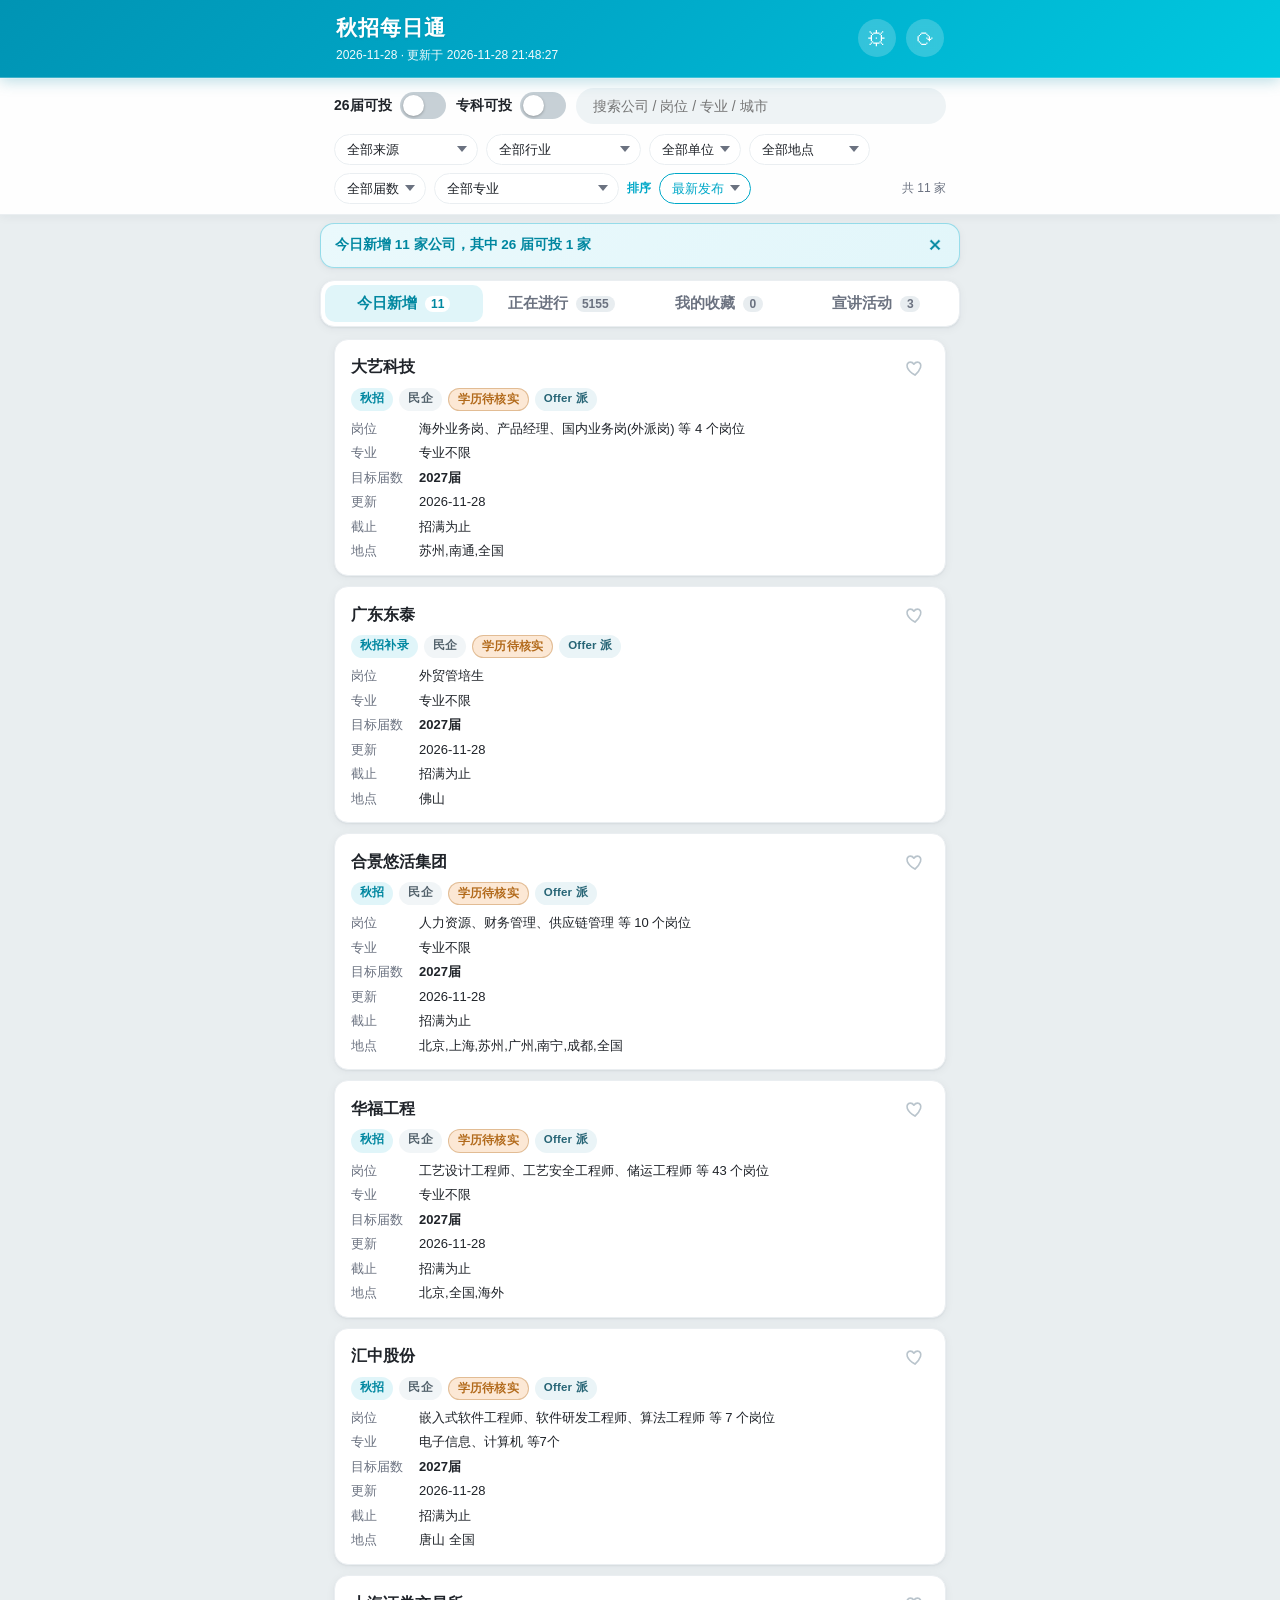
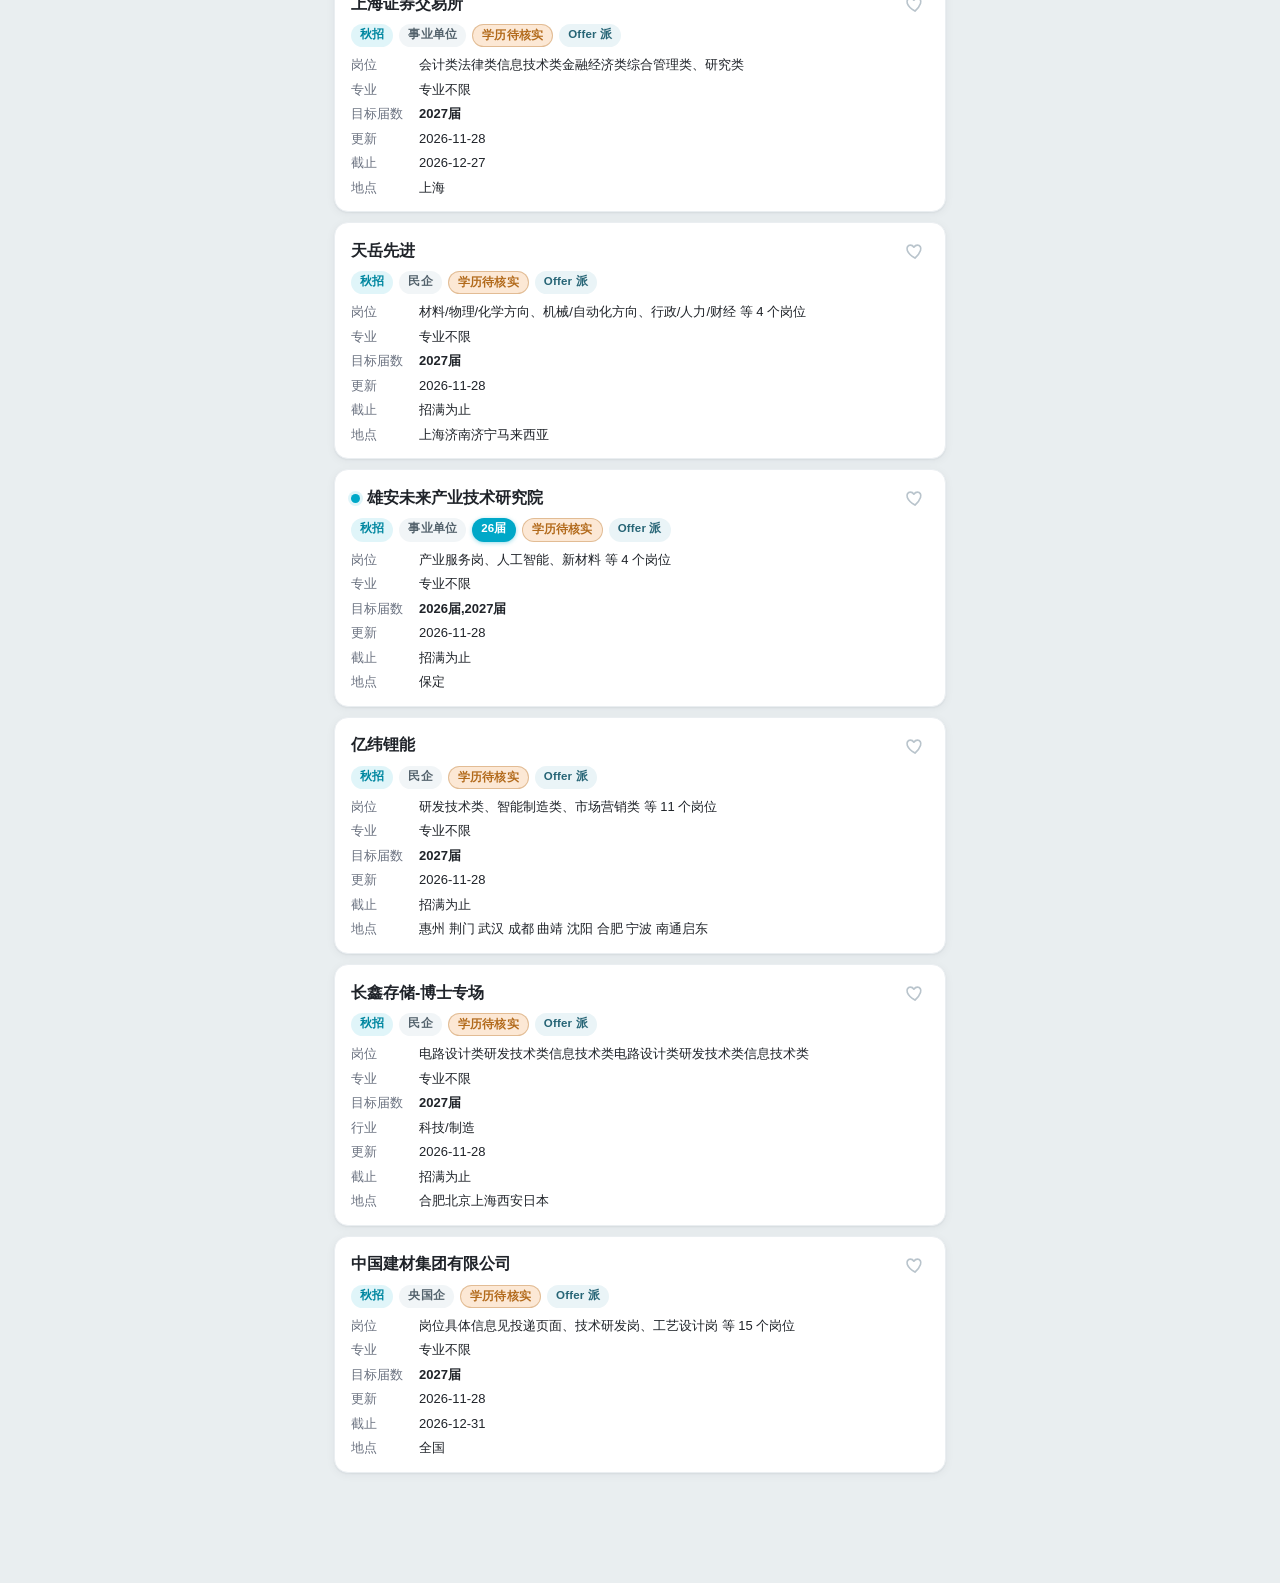
<file: docs/index.html>
﻿<!DOCTYPE html>
<html lang="zh-CN">
<head>
<meta charset="UTF-8">
<meta name="viewport" content="width=device-width, initial-scale=1, viewport-fit=cover">
<meta name="theme-color" content="#00A8C8">
<meta name="apple-mobile-web-app-capable" content="yes">
<meta name="apple-mobile-web-app-status-bar-style" content="default">
<meta name="description" content="秋招每日通：每日汇总秋招今日新增与近期校招信息，支持 26 届与专科可投筛选。">
<title>秋招每日通</title>
<link rel="manifest" href="manifest.json">
<link rel="apple-touch-icon" href="icons/icon-192.png">
<link rel="stylesheet" href="css/style.css?v=5">
</head>
<body>

<!-- ========== 顶部标题栏 ========== -->
<header class="appbar">
  <div class="appbar-inner">
    <div class="appbar-title">
      <h1>秋招每日通</h1>
      <div class="appbar-date" id="todayLabel">--</div>
      
    </div>
    <div style="display:flex;align-items:center;gap:10px;">
      <button class="icon-btn" id="settingsBtn" title="设置服务器地址" aria-label="设置">⚙</button>
      <button class="icon-btn" id="refreshBtn" title="手动刷新数据" aria-label="刷新">⟳</button>
    </div>
  </div>
</header>

<!-- ========== 筛选栏 ========== -->
<div class="filter-bar">
  <div class="filter-row">
    <div class="switch-wrap">
      <span class="switch-label">26届可投</span>
      <label class="switch">
        <input type="checkbox" id="switch26">
        <span class="slider"></span>
      </label>
    </div>
    <div class="switch-wrap">
      <span class="switch-label">专科可投</span>
      <label class="switch">
        <input type="checkbox" id="switchCollege">
        <span class="slider"></span>
      </label>
    </div>
    <div class="search-wrap">
      <input type="search" id="searchInput" placeholder="搜索公司 / 岗位 / 专业 / 城市" autocomplete="off">
    </div>
  </div>
  <div class="filter-row2">
    <select id="sourceSelect" class="filter-select" aria-label="信息来源">
      <option value="">全部来源</option>
      <option value="youoffer">Offer 派</option>
      <option value="hahazhao">今日校招</option>
      <option value="hebut">河北工大就业中心</option>
      <option value="tencent">腾讯校招官网</option>
    </select>
    <select id="industrySelect" class="filter-select">
      <option value="">全部行业</option>
    </select>
    <select id="typeSelect" class="filter-select">
      <option value="">全部单位</option>
    </select>
    <select id="locSelect" class="filter-select">
      <option value="">全部地点</option>
    </select>
    <select id="yearSelect" class="filter-select">
      <option value="">全部届数</option>
    </select>
    <select id="majorSelect" class="filter-select">
      <option value="">全部专业</option>
    </select>
    <span class="sort-label">排序</span>
    <select id="sortSelect" class="filter-select sort-select">
      <option value="post_desc">最新发布</option>
      <option value="post_asc">最早发布</option>
      <option value="deadline">截止最近</option>
      <option value="name">公司名</option>
    </select>
    <span class="filter-tip" id="filterTip"></span>
  </div>
</div>

<!-- ========== 今日新增通知横幅 ========== -->
<div class="notice-banner" id="noticeBanner" hidden>
  <span id="noticeText"></span>
  <button class="notice-close" id="noticeClose" aria-label="关闭">✕</button>
</div>

<!-- ========== Tab ========== -->
<nav class="tabs">
  <button class="tab active" data-tab="today_new">今日新增 <span class="tab-count" id="countToday">0</span></button>
  <button class="tab" data-tab="ongoing">正在进行 <span class="tab-count" id="countOngoing">0</span></button>
  <button class="tab" data-tab="favorites">我的收藏 <span class="tab-count" id="countFav">0</span></button>
  <button class="tab" data-tab="events">宣讲活动 <span class="tab-count" id="countEvents">0</span></button>
</nav>

<!-- ========== 列表 ========== -->
<main class="list-view" id="listView">
  <div class="loading" id="loading">
    <div class="skeleton"><div class="sk-line w100"></div><div class="sk-line w60"></div><div class="sk-line w80"></div></div>
    <div class="skeleton"><div class="sk-line w100"></div><div class="sk-line w60"></div><div class="sk-line w80"></div></div>
    <div class="skeleton"><div class="sk-line w100"></div><div class="sk-line w60"></div><div class="sk-line w80"></div></div>
  </div>
  <div class="empty" id="empty" hidden>暂无符合条件的公司</div>
  <div id="cardList"></div>
</main>

<!-- ========== 详情页 ========== -->
<section class="detail-view" id="detailView" hidden>
  <div class="detail-top">
    <button class="icon-btn" id="backBtn" aria-label="返回">‹</button>
    <span class="detail-title">公司详情</span>
    <div class="detail-actions" id="detailActions"></div>
  </div>
  <div class="detail-body" id="detailBody"></div>
</section>

<div class="toast" id="toast" hidden></div>

<!-- ========== 设置：服务器地址（脱离电脑版） ========== -->
<div class="modal" id="settingsModal" hidden>
  <div class="modal-card">
    <div class="modal-head">
      <span class="modal-title">设置</span>
      <button class="modal-close" id="settingsClose" aria-label="关闭">✕</button>
    </div>
    <div class="modal-body">
      <label class="modal-label">服务器地址（云端后端）</label>
      <input class="modal-input" id="settingsInput" type="url" placeholder="http://服务器IP:8080" autocomplete="off">
      <div class="modal-status" id="settingsStatus">当前：--</div>
      <div class="modal-hint">手机 App 的数据与「刷新」都从这里获取。<br>留空 = 使用当前页面来源（网页版免设置）。</div>
    </div>
    <div class="modal-foot">
      <button class="btn-link secondary" id="settingsClear">清空</button>
      <button class="btn-link" id="settingsSave">保存</button>
    </div>
  </div>
</div>

<script src="js/app.js?v=13"></script>
</body>
</html>
</file>
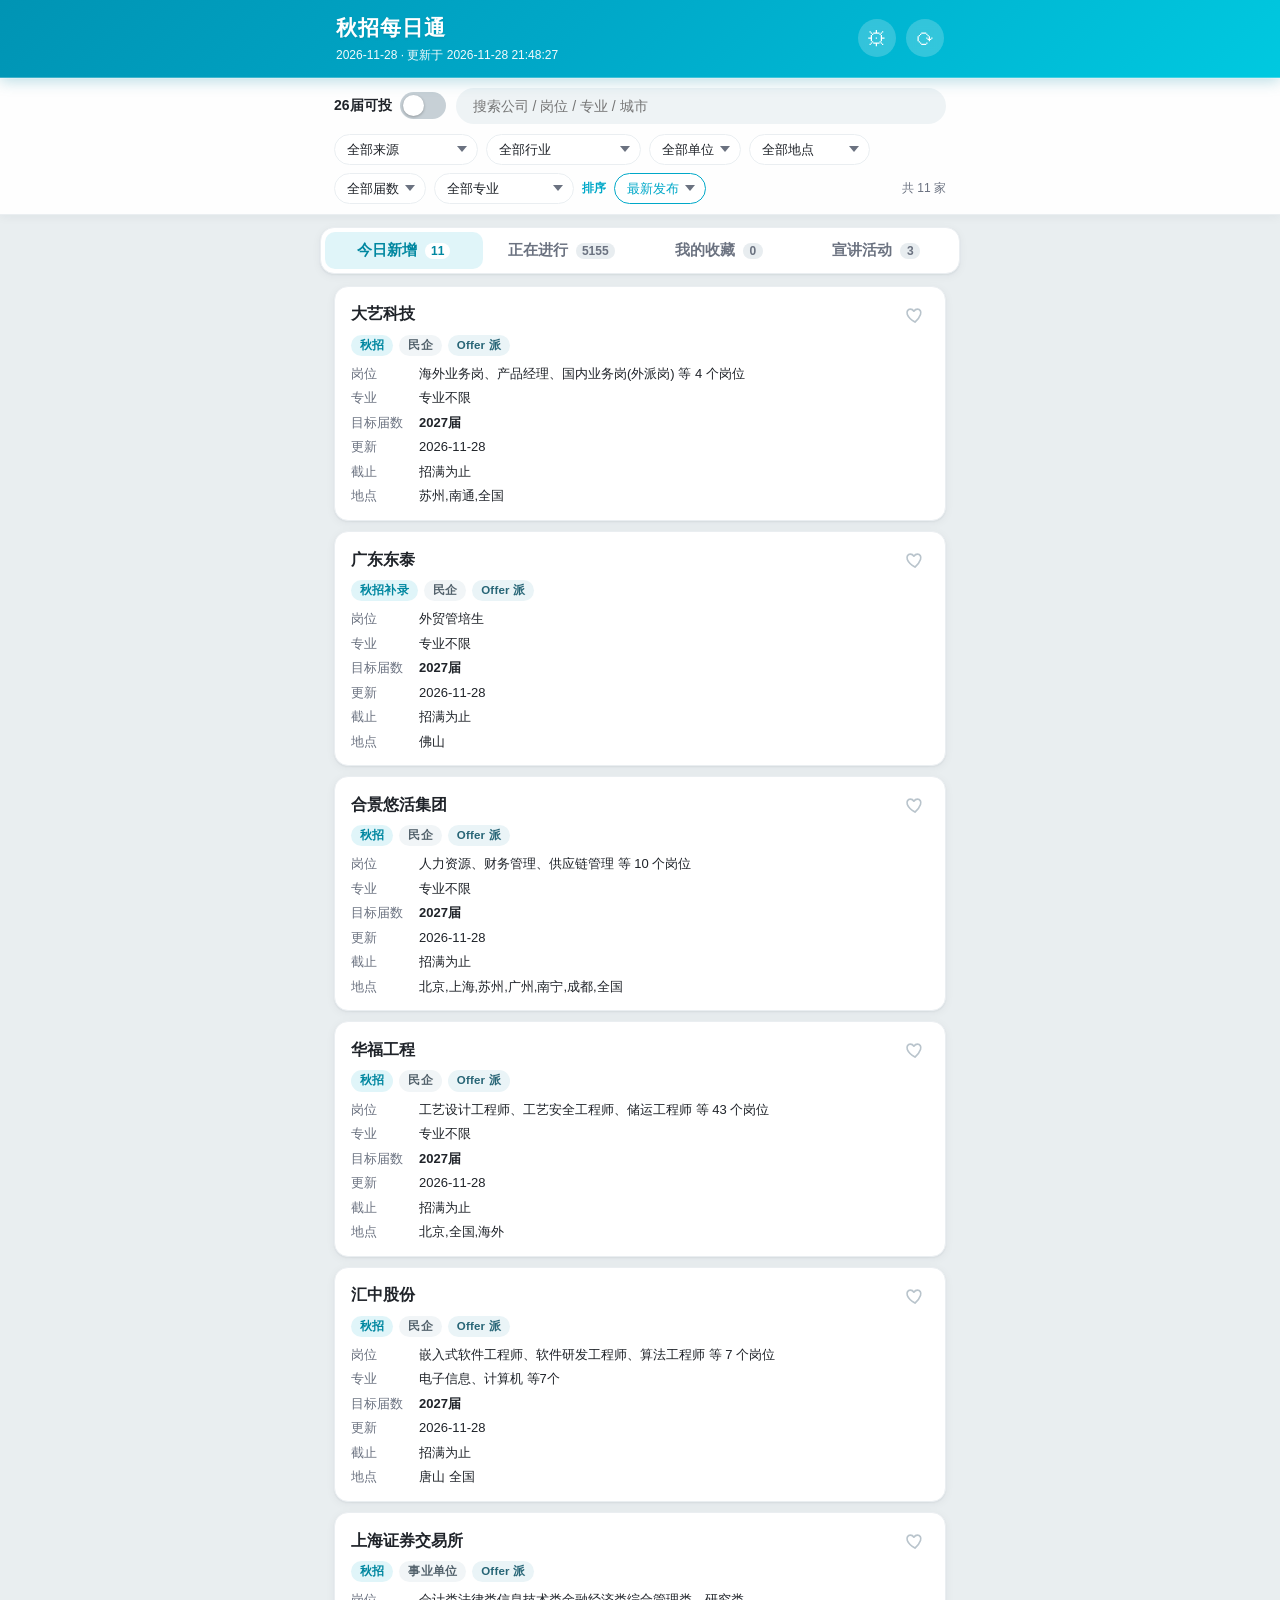
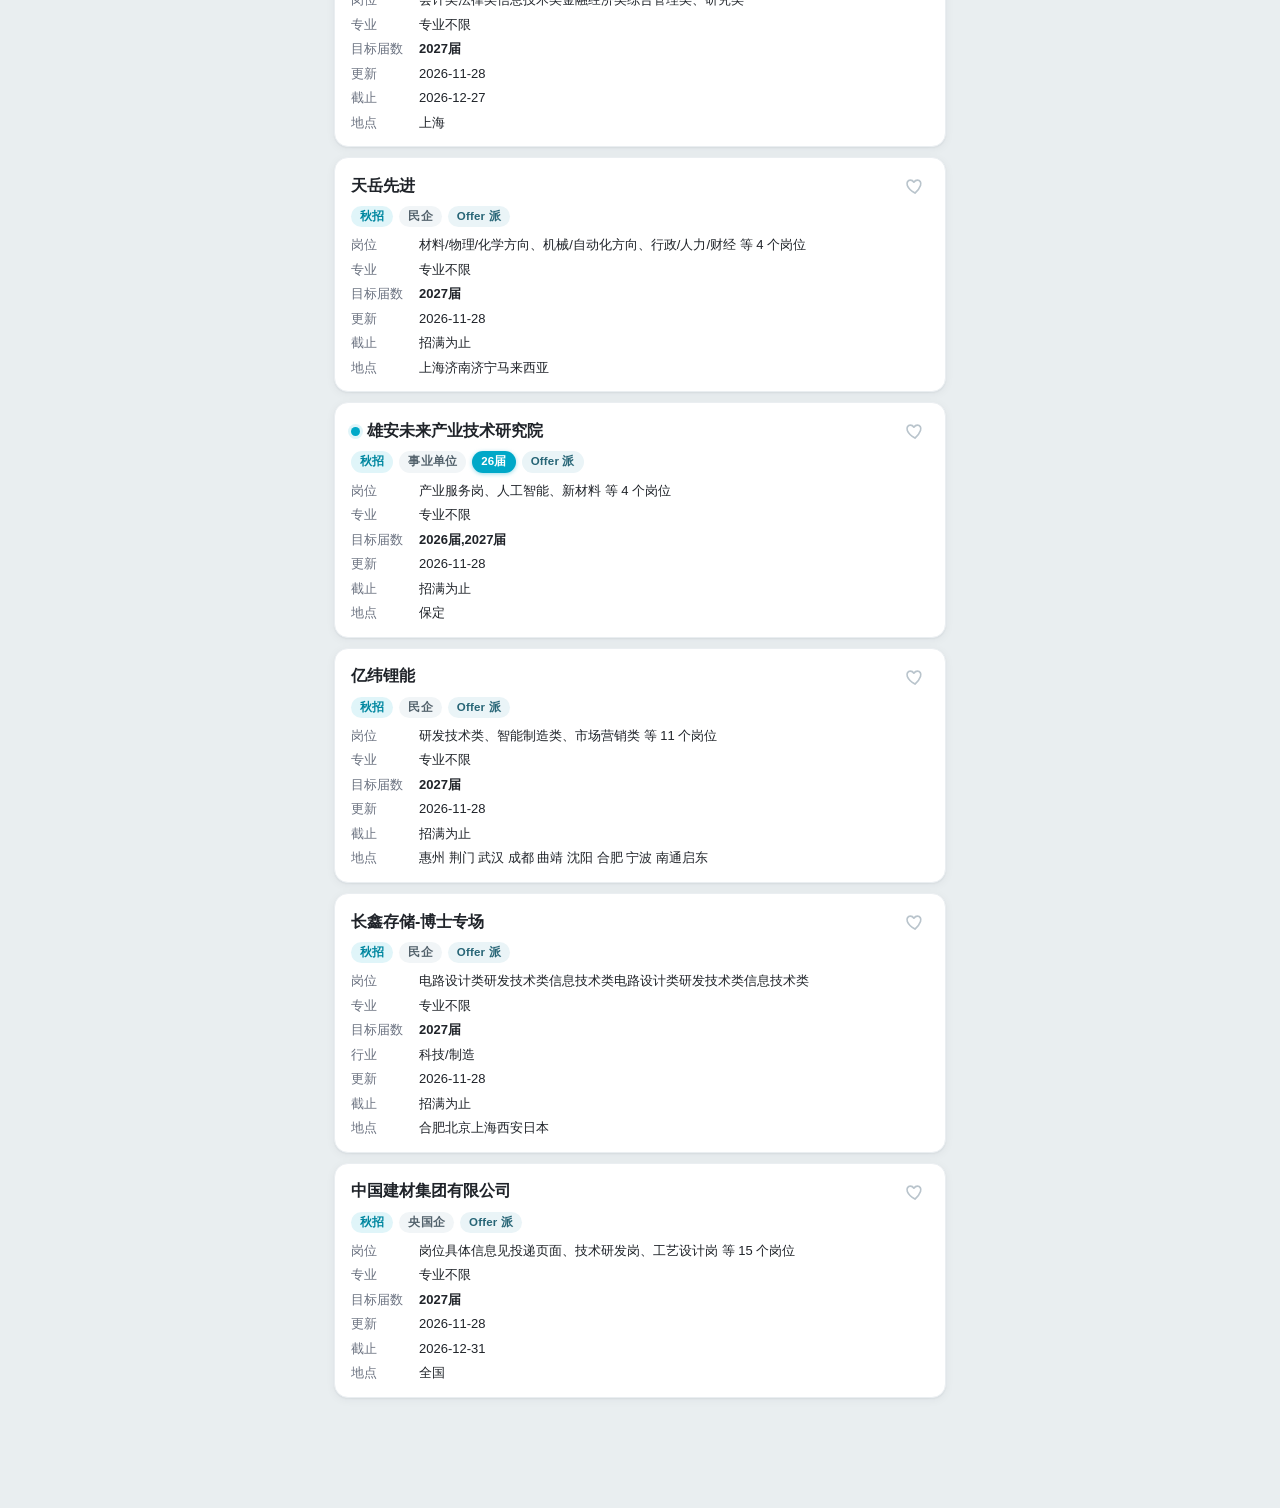
<file: docs/classic/index.html>
﻿<!DOCTYPE html>
<html lang="zh-CN">
<head>
<meta charset="UTF-8">
<meta name="viewport" content="width=device-width, initial-scale=1, viewport-fit=cover">
<meta name="theme-color" content="#00A8C8">
<meta name="apple-mobile-web-app-capable" content="yes">
<meta name="apple-mobile-web-app-status-bar-style" content="default">
<meta name="description" content="秋招每日通：每日汇总秋招今日新增与进行中的校招信息，支持 26 届可投筛选。">
<title>秋招每日通 · 经典版</title>
<link rel="manifest" href="manifest.json">
<link rel="apple-touch-icon" href="../icons/icon-192.png">
<link rel="stylesheet" href="css/style.css?v=3">
</head>
<body>

<!-- ========== 顶部标题栏 ========== -->
<header class="appbar">
  <div class="appbar-inner">
    <div class="appbar-title">
      <h1>秋招每日通</h1>
      <div class="appbar-date" id="todayLabel">--</div>
      
    </div>
    <div style="display:flex;align-items:center;gap:10px;">
      <button class="icon-btn" id="settingsBtn" title="设置服务器地址" aria-label="设置">⚙</button>
      <button class="icon-btn" id="refreshBtn" title="手动刷新数据" aria-label="刷新">⟳</button>
    </div>
  </div>
</header>

<!-- ========== 筛选栏 ========== -->
<div class="filter-bar">
  <div class="filter-row">
    <div class="switch-wrap">
      <span class="switch-label">26届可投</span>
      <label class="switch">
        <input type="checkbox" id="switch26">
        <span class="slider"></span>
      </label>
    </div>
    <div class="search-wrap">
      <input type="search" id="searchInput" placeholder="搜索公司 / 岗位 / 专业 / 城市" autocomplete="off">
    </div>
  </div>
  <div class="filter-row2">
    <select id="sourceSelect" class="filter-select" aria-label="信息来源">
      <option value="">全部来源</option>
      <option value="youoffer">Offer 派</option>
      <option value="hahazhao">今日校招</option>
      <option value="hebut">河北工大就业中心</option>
      <option value="tencent">腾讯校招官网</option>
    </select>
    <select id="industrySelect" class="filter-select">
      <option value="">全部行业</option>
    </select>
    <select id="typeSelect" class="filter-select">
      <option value="">全部单位</option>
    </select>
    <select id="locSelect" class="filter-select">
      <option value="">全部地点</option>
    </select>
    <select id="yearSelect" class="filter-select">
      <option value="">全部届数</option>
    </select>
    <select id="majorSelect" class="filter-select">
      <option value="">全部专业</option>
    </select>
    <span class="sort-label">排序</span>
    <select id="sortSelect" class="filter-select sort-select">
      <option value="post_desc">最新发布</option>
      <option value="post_asc">最早发布</option>
      <option value="deadline">截止最近</option>
      <option value="name">公司名</option>
    </select>
    <span class="filter-tip" id="filterTip"></span>
  </div>
</div>

<!-- ========== 今日新增通知横幅 ========== -->
<div class="notice-banner" id="noticeBanner" hidden>
  <span id="noticeText"></span>
  <button class="notice-close" id="noticeClose" aria-label="关闭">✕</button>
</div>

<!-- ========== Tab ========== -->
<nav class="tabs">
  <button class="tab active" data-tab="today_new">今日新增 <span class="tab-count" id="countToday">0</span></button>
  <button class="tab" data-tab="ongoing">正在进行 <span class="tab-count" id="countOngoing">0</span></button>
  <button class="tab" data-tab="favorites">我的收藏 <span class="tab-count" id="countFav">0</span></button>
  <button class="tab" data-tab="events">宣讲活动 <span class="tab-count" id="countEvents">0</span></button>
</nav>

<!-- ========== 列表 ========== -->
<main class="list-view" id="listView">
  <div class="loading" id="loading">
    <div class="skeleton"><div class="sk-line w100"></div><div class="sk-line w60"></div><div class="sk-line w80"></div></div>
    <div class="skeleton"><div class="sk-line w100"></div><div class="sk-line w60"></div><div class="sk-line w80"></div></div>
    <div class="skeleton"><div class="sk-line w100"></div><div class="sk-line w60"></div><div class="sk-line w80"></div></div>
  </div>
  <div class="empty" id="empty" hidden>暂无符合条件的公司</div>
  <div id="cardList"></div>
</main>

<!-- ========== 详情页 ========== -->
<section class="detail-view" id="detailView" hidden>
  <div class="detail-top">
    <button class="icon-btn" id="backBtn" aria-label="返回">‹</button>
    <span class="detail-title">公司详情</span>
    <div class="detail-actions" id="detailActions"></div>
  </div>
  <div class="detail-body" id="detailBody"></div>
</section>

<div class="toast" id="toast" hidden></div>

<!-- ========== 设置：服务器地址（脱离电脑版） ========== -->
<div class="modal" id="settingsModal" hidden>
  <div class="modal-card">
    <div class="modal-head">
      <span class="modal-title">设置</span>
      <button class="modal-close" id="settingsClose" aria-label="关闭">✕</button>
    </div>
    <div class="modal-body">
      <label class="modal-label">服务器地址（云端后端）</label>
      <input class="modal-input" id="settingsInput" type="url" placeholder="http://服务器IP:8080" autocomplete="off">
      <div class="modal-status" id="settingsStatus">当前：--</div>
      <div class="modal-hint">手机 App 的数据与「刷新」都从这里获取。<br>留空 = 使用当前页面来源（网页版免设置）。</div>
    </div>
    <div class="modal-foot">
      <button class="btn-link secondary" id="settingsClear">清空</button>
      <button class="btn-link" id="settingsSave">保存</button>
    </div>
  </div>
</div>

<script src="js/app.js?v=10"></script>
</body>
</html>
</file>
<file: docs/css/style.css>
﻿/* ===== 秋招每日通 样式 v2 ===== */
:root {
  --brand: #00A8C8;          /* 主青蓝色 */
  --brand-deep: #0087A0;
  --brand-grad: linear-gradient(135deg, #00A8C8 0%, #00D0E6 100%);
  --brand-soft: rgba(0, 168, 200, 0.12);
  --bg: #F2F6F8;             /* 页面浅灰蓝 */
  --card: #FFFFFF;
  --text: #1F2329;
  --text-2: #6B7280;
  --line: #EAEEF1;
  --danger: #E5484D;
  --radius: 14px;
  --shadow-card: 0 1px 2px rgba(16, 42, 67, .06), 0 2px 10px rgba(16, 42, 67, .05);
  --shadow-lift: 0 6px 20px rgba(16, 42, 67, .12);
}

* { box-sizing: border-box; margin: 0; padding: 0; -webkit-tap-highlight-color: transparent; }

html, body { height: 100%; }
body {
  font-family: -apple-system, BlinkMacSystemFont, "PingFang SC", "Microsoft YaHei", "Segoe UI", Roboto, sans-serif;
  background:
    radial-gradient(1200px 500px at 100% -10%, rgba(0,168,200,.08), transparent 60%),
    var(--bg);
  color: var(--text);
  font-size: 15px;
  line-height: 1.5;
  overscroll-behavior-y: none;
}

/* ===== 顶部标题栏 ===== */
.appbar {
  position: sticky;
  top: 0;
  z-index: 20;
  background: linear-gradient(135deg, #0094B4 0%, #00A8C8 45%, #00C9E0 100%);
  color: #fff;
  padding: env(safe-area-inset-top) 0 0;
  box-shadow: 0 3px 14px rgba(0, 132, 160, .28);
}
.appbar::after {
  content: ""; position: absolute; left: 0; right: 0; bottom: -1px; height: 2px;
  background: rgba(255,255,255,.25);
}
.appbar-inner {
  max-width: 640px;
  margin: 0 auto;
  display: flex;
  align-items: center;
  justify-content: space-between;
  padding: 12px 16px 14px;
}
.appbar-title h1 {
  font-size: 21px;
  font-weight: 800;
  letter-spacing: 1px;
  text-shadow: 0 1px 2px rgba(0,90,110,.25);
}
.appbar-date { font-size: 12px; opacity: .95; margin-top: 2px; }

.icon-btn {
  border: none;
  background: rgba(255,255,255,.2);
  color: #fff;
  width: 38px;
  height: 38px;
  border-radius: 50%;
  font-size: 20px;
  line-height: 1;
  cursor: pointer;
  display: inline-flex;
  align-items: center;
  justify-content: center;
  backdrop-filter: blur(4px);
  transition: background .15s, transform .1s;
}
.icon-btn:active { background: rgba(255,255,255,.36); transform: scale(.92); }
.icon-btn.spin { animation: spin .8s linear; }
@keyframes spin { to { transform: rotate(360deg); } }

/* ===== 筛选栏 ===== */
.filter-bar {
  background: rgba(255,255,255,.92);
  backdrop-filter: blur(10px);
  -webkit-backdrop-filter: blur(10px);
  border-bottom: 1px solid var(--line);
  position: sticky;
  top: 0;
  z-index: 15;
  box-shadow: 0 2px 10px rgba(16,42,67,.05);
}
.filter-row {
  max-width: 640px;
  margin: 0 auto;
  display: flex;
  align-items: center;
  gap: 10px;
  padding: 10px 14px 6px;
}
.switch-wrap { display: flex; align-items: center; gap: 8px; flex-shrink: 0; }
.switch-label { font-size: 14px; font-weight: 600; color: var(--text); }

/* Material 风格开关 */
.switch { position: relative; display: inline-block; width: 46px; height: 27px; flex-shrink: 0; }
.switch input { opacity: 0; width: 0; height: 0; }
.slider {
  position: absolute; inset: 0;
  background: #C7D0D6;
  border-radius: 27px;
  transition: background .2s;
  cursor: pointer;
}
.slider::before {
  content: ""; position: absolute; height: 21px; width: 21px; left: 3px; top: 3px;
  background: #fff; border-radius: 50%; transition: transform .2s;
  box-shadow: 0 1px 3px rgba(0,0,0,.28);
}
.switch input:checked + .slider { background: var(--brand); }
.switch input:checked + .slider::before { transform: translateX(19px); }

.search-wrap { flex: 1; }
.search-wrap input {
  width: 100%;
  border: 1px solid transparent;
  border-radius: 22px;
  background: #EEF3F5;
  padding: 9px 16px;
  font-size: 14px;
  outline: none;
  transition: border-color .15s, background .15s, box-shadow .15s;
}
.search-wrap input:focus {
  border-color: var(--brand);
  background: #fff;
  box-shadow: 0 0 0 3px var(--brand-soft);
}

.filter-row2 {
  max-width: 640px;
  margin: 0 auto;
  display: flex;
  flex-wrap: wrap;
  align-items: center;
  gap: 8px;
  padding: 4px 14px 10px;
}
.filter-select {
  border: 1px solid var(--line);
  background: #fff;
  border-radius: 18px;
  padding: 7px 12px;
  font-size: 13px;
  color: var(--text);
  outline: none;
  max-width: 46%;
  appearance: none;
  -webkit-appearance: none;
  background-image: url("data:image/svg+xml;charset=utf-8,%3Csvg xmlns='http://www.w3.org/2000/svg' width='10' height='6' viewBox='0 0 10 6'%3E%3Cpath fill='%236B7280' d='M0 0l5 6 5-6z'/%3E%3C/svg%3E");
  background-repeat: no-repeat;
  background-position: right 10px center;
  padding-right: 26px;
  transition: border-color .15s, box-shadow .15s;
}
.filter-select:focus { border-color: var(--brand); box-shadow: 0 0 0 3px var(--brand-soft); }
.filter-tip { font-size: 12px; color: var(--text-2); flex: 1; text-align: right; min-width: 80px; }
.sort-label { font-size: 12px; color: var(--brand); font-weight: 600; white-space: nowrap; }
.sort-select { border-color: var(--brand); color: var(--brand); font-weight: 500; }

/* ===== 通知横幅 ===== */
.notice-banner {
  max-width: 640px;
  margin: 8px auto 0;
  display: flex;
  align-items: center;
  justify-content: space-between;
  gap: 8px;
  background: linear-gradient(135deg, #EAF9FC, #E2F6FA);
  border: 1px solid rgba(0,168,200,.35);
  color: var(--brand-deep);
  border-radius: var(--radius);
  padding: 11px 14px;
  font-size: 13.5px;
  font-weight: 600;
  box-shadow: var(--shadow-card);
  animation: fadeIn .3s ease;
}
.notice-close { border: none; background: none; color: var(--brand-deep); font-size: 15px; cursor: pointer; padding: 2px; }

/* ===== Tab（分段胶囊） ===== */
.tabs {
  max-width: 640px;
  margin: 12px auto 0;
  display: flex;
  background: var(--card);
  border-radius: 14px;
  border: 1px solid var(--line);
  padding: 4px;
  box-shadow: var(--shadow-card);
}
.tab {
  flex: 1;
  border: none;
  background: transparent;
  padding: 9px 0;
  font-size: 14.5px;
  font-weight: 600;
  color: var(--text-2);
  cursor: pointer;
  border-radius: 10px;
  transition: color .18s, background .18s;
}
.tab.active {
  color: var(--brand-deep);
  background: var(--brand-soft);
}
.tab-count {
  display: inline-block;
  min-width: 20px;
  padding: 1px 6px;
  margin-left: 4px;
  background: #E8EDF0;
  color: var(--text-2);
  border-radius: 10px;
  font-size: 12px;
  font-weight: 600;
}
.tab.active .tab-count { background: #fff; color: var(--brand-deep); }

/* ===== 列表 ===== */
.list-view {
  max-width: 640px;
  margin: 0 auto;
  padding: 12px 14px 100px;
  min-height: 70vh;
}

/* 骨架屏 */
.loading { padding: 14px 2px; }
.skeleton {
  background: #fff;
  border: 1px solid var(--line);
  border-radius: var(--radius);
  padding: 16px;
  margin-bottom: 10px;
  box-shadow: var(--shadow-card);
}
.skeleton .sk-line {
  height: 14px;
  border-radius: 8px;
  background: linear-gradient(90deg, #EEF2F4 25%, #F7FAFB 45%, #EEF2F4 65%);
  background-size: 300% 100%;
  animation: shimmer 1.4s infinite;
  margin-bottom: 10px;
}
.skeleton .sk-line.w60 { width: 60%; }
.skeleton .sk-line.w40 { width: 40%; }
.skeleton .sk-line.w80 { width: 80%; }
.skeleton .sk-line.w100 { width: 100%; margin-bottom: 0; }
@keyframes shimmer { 0% { background-position: 120% 0; } 100% { background-position: -120% 0; } }

/* 空态 */
.empty {
  text-align: center;
  color: var(--text-2);
  padding: 60px 20px;
  font-size: 15px;
  line-height: 1.8;
}
.empty-icon {
  font-size: 42px;
  margin-bottom: 10px;
  color: #C7D3D9;
}
.empty-sub { font-size: 13px; color: #9AA6AD; }

/* 卡片 */
.card {
  background: var(--card);
  border-radius: var(--radius);
  border: 1px solid var(--line);
  padding: 14px 16px;
  margin-bottom: 10px;
  cursor: pointer;
  box-shadow: var(--shadow-card);
  transition: transform .12s, box-shadow .18s, border-color .18s;
  animation: cardIn .28s ease both;
}
@keyframes cardIn { from { opacity: 0; transform: translateY(6px); } to { opacity: 1; transform: none; } }
.card:active { transform: scale(.985); box-shadow: var(--shadow-lift); }
.card.is-fav { border-color: rgba(229,72,77,.45); }
@media (hover: hover) {
  .card:hover { transform: translateY(-2px); box-shadow: var(--shadow-lift); }
}

/* 收藏按钮（心形） */
.fav-btn {
  border: none;
  background: transparent;
  cursor: pointer;
  padding: 4px;
  line-height: 1;
  display: inline-flex;
  align-items: center;
  justify-content: center;
  color: #B9C4CC;
  flex-shrink: 0;
  transition: transform .12s, color .15s;
}
.fav-btn:active { transform: scale(1.25); }
.fav-btn.on { color: var(--danger); animation: pop .25s ease; }
@keyframes pop { 0% { transform: scale(.6); } 60% { transform: scale(1.25); } 100% { transform: scale(1); } }
.card-head { display: flex; align-items: center; gap: 7px; margin-bottom: 6px; }
.card-name { font-size: 16px; font-weight: 700; line-height: 1.4; flex: 1; min-width: 0; }
.card-tags { display: flex; flex-wrap: wrap; gap: 6px; margin-bottom: 8px; }

/* 26届青蓝圆点 */
.dot26 {
  width: 9px; height: 9px; border-radius: 50%;
  background: var(--brand);
  box-shadow: 0 0 0 3px var(--brand-soft);
  flex-shrink: 0;
}

.badge {
  display: inline-block;
  padding: 2px 9px;
  border-radius: 999px;
  font-size: 11.5px;
  font-weight: 600;
  flex-shrink: 0;
  letter-spacing: .2px;
}
.badge-recruit { background: var(--brand-soft); color: var(--brand-deep); }
.badge-type { background: #F1F5F7; color: #52616B; }
.badge-26 {
  background: var(--brand);
  color: #fff;
  box-shadow: 0 1px 4px rgba(0,168,200,.4);
}
.badge-college {
  background: #FCE8D5;
  color: #B26A1B;
  border: 1px solid rgba(178,106,27,.35);
}

.card-rows { display: flex; flex-direction: column; gap: 5px; }
.card-row { display: flex; font-size: 13px; gap: 6px; }
.card-row .k { color: var(--text-2); flex-shrink: 0; width: 62px; }
.card-row .v { color: var(--text); flex: 1; word-break: break-all; }
.v-strong { color: var(--brand-deep); font-weight: 700; }
.v-accent { color: #334155; }

/* 加载更多 */
.load-more {
  text-align: center;
  color: var(--text-2);
  font-size: 12.5px;
  padding: 14px 0 4px;
}

/* ===== 详情页 ===== */
.detail-view {
  position: fixed; inset: 0;
  background: var(--bg);
  z-index: 30;
  overflow-y: auto;
  animation: slideIn .22s ease;
}
@keyframes slideIn { from { transform: translateX(100%);} to { transform: none;} }
.detail-top {
  position: sticky; top: 0; z-index: 5;
  background: rgba(255,255,255,.94);
  backdrop-filter: blur(10px);
  -webkit-backdrop-filter: blur(10px);
  border-bottom: 1px solid var(--line);
  display: flex; align-items: center; justify-content: space-between;
  padding: calc(env(safe-area-inset-top, 0px) + 20px) 14px 12px;
}
.detail-top .icon-btn { background: var(--brand-soft); color: var(--brand-deep); }
.detail-title { font-size: 16px; font-weight: 700; }
.detail-actions { display: flex; align-items: center; gap: 4px; }
.detail-actions .fav-btn { color: #B9C4CC; }
.detail-actions .fav-btn.on { color: var(--danger); }
.detail-body { max-width: 640px; margin: 0 auto; padding: 14px 14px 70px; }

.detail-card {
  background: var(--card);
  border-radius: var(--radius);
  border: 1px solid var(--line);
  padding: 18px 16px;
  margin-bottom: 12px;
  box-shadow: var(--shadow-card);
}
.detail-hero {
  background: linear-gradient(160deg, #fff 55%, #F0FBFD 100%);
  border-left: 4px solid var(--brand);
}
.detail-name { font-size: 21px; font-weight: 800; display: flex; align-items: center; gap: 8px; }
.detail-sub { color: var(--text-2); font-size: 13px; margin-top: 8px; display: flex; flex-wrap: wrap; gap: 6px; }

.detail-field { display: flex; gap: 10px; padding: 10.5px 0; border-bottom: 1px solid var(--line); }
.detail-field:last-child { border-bottom: none; }
.detail-field .k { color: var(--text-2); width: 74px; flex-shrink: 0; font-size: 14px; }
.detail-field .v { flex: 1; font-size: 14px; word-break: break-all; }

.btn-link {
  display: flex; align-items: center; justify-content: center; gap: 8px;
  width: 100%;
  background: var(--brand-grad);
  color: #fff;
  border: none;
  border-radius: 14px;
  padding: 14px;
  font-size: 15.5px;
  font-weight: 700;
  cursor: pointer;
  margin-bottom: 10px;
  box-shadow: 0 5px 16px rgba(0,168,200,.32);
  transition: transform .1s, box-shadow .15s;
}
.btn-link:active { transform: scale(.98); box-shadow: 0 2px 8px rgba(0,168,200,.3); }
.btn-link.secondary {
  background: #fff; color: var(--brand-deep);
  border: 1px solid var(--brand);
  box-shadow: none;
}

.highlight26 { color: var(--brand-deep); font-weight: 800; }
.highlight-college { color: #B26A1B; font-weight: 800; }

/* ===== 设置弹窗 ===== */
.modal {
  position: fixed; inset: 0; z-index: 50;
  background: rgba(16, 42, 67, .42);
  display: flex; align-items: center; justify-content: center;
  padding: 20px;
  animation: fadeIn .18s ease;
}
.modal-card {
  background: #fff;
  border-radius: 16px;
  width: 100%; max-width: 400px;
  box-shadow: 0 14px 40px rgba(16,42,67,.22);
  overflow: hidden;
  animation: modalUp .22s ease;
}
@keyframes modalUp { from { transform: translateY(14px); opacity: 0; } to { transform: none; opacity: 1; } }
.modal-head {
  display: flex; align-items: center; justify-content: space-between;
  padding: 14px 16px;
  border-bottom: 1px solid var(--line);
}
.modal-title { font-size: 16px; font-weight: 700; }
.modal-close {
  border: none; background: var(--brand-soft); color: var(--brand-deep);
  width: 30px; height: 30px; border-radius: 50%; font-size: 14px; cursor: pointer;
}
.modal-body { padding: 16px; }
.modal-label { display: block; font-size: 13px; color: var(--text-2); margin-bottom: 8px; font-weight: 600; }
.modal-input {
  width: 100%; border: 1px solid var(--line); border-radius: 10px;
  padding: 11px 12px; font-size: 14px; outline: none; box-sizing: border-box;
  transition: border-color .15s, box-shadow .15s;
}
.modal-input:focus { border-color: var(--brand); box-shadow: 0 0 0 3px var(--brand-soft); }
.modal-status { margin-top: 10px; font-size: 12.5px; color: var(--brand-deep); word-break: break-all; }
.modal-hint { margin-top: 8px; font-size: 12px; color: var(--text-2); line-height: 1.7; }
.modal-foot {
  display: flex; gap: 10px; padding: 12px 16px;
  border-top: 1px solid var(--line);
}
.modal-foot .btn-link { margin-bottom: 0; flex: 1; }
.modal-foot .btn-link.secondary { flex: 0 0 auto; width: auto; padding: 14px 20px; }

/* ===== Toast ===== */
.toast {
  position: fixed; left: 50%; bottom: 30px; transform: translateX(-50%) translateY(20px);
  background: rgba(23,33,41,.94); color: #fff;
  padding: 10px 18px; border-radius: 24px;
  font-size: 13.5px; z-index: 60;
  max-width: 86%; text-align: center;
  box-shadow: 0 6px 20px rgba(0,0,0,.28);
  opacity: 0;
  transition: opacity .22s, transform .22s;
  pointer-events: none;
}
.toast.show { opacity: 1; transform: translateX(-50%) translateY(0); }

@keyframes fadeIn { from { opacity: 0; } to { opacity: 1; } }

/* 桌面端适配 */
@media (min-width: 700px) {
  body { background: #E9EEF0; }
  .appbar-inner, .filter-row, .filter-row2, .tabs, .list-view, .detail-body, .notice-banner { max-width: 640px; }
}

/* 修复：确保 hidden 属性始终生效（避免 .modal 等 display 规则覆盖导致弹窗无法关闭） */
[hidden] { display: none !important; }

/* ===== 左右滑动切换标签 ===== */
#listView { touch-action: pan-y; }
@keyframes swipeLeftIn { from { opacity: .5; transform: translateX(26px); } to { opacity: 1; transform: none; } }
@keyframes swipeRightIn { from { opacity: .5; transform: translateX(-26px); } to { opacity: 1; transform: none; } }
.list-view.swipe-left { animation: swipeLeftIn .22s ease; }
.list-view.swipe-right { animation: swipeRightIn .22s ease; }

/* 来源筛选与宣讲活动 */
.badge-source { background: #EAF4F7; color: #276576; }
.events-mode .filter-row2, .events-mode .switch-wrap { display: none; }
.events-note { color: var(--text-2); font-size: 12px; line-height: 1.5; padding: 3px 2px 12px; }
.event-card { cursor: default; }
.event-card .card-name { display: block; margin-bottom: 8px; }
.event-link { display: inline-block; margin-top: 12px; color: var(--brand-deep); font-size: 13px; font-weight: 600; text-decoration: none; }
.event-link:hover { text-decoration: underline; }
@media (max-width: 430px) { .tabs .tab { font-size: 12px; padding: 9px 2px; } }
</file>
<file: docs/classic/css/style.css>
﻿/* ===== 秋招每日通 样式 v2 ===== */
:root {
  --brand: #00A8C8;          /* 主青蓝色 */
  --brand-deep: #0087A0;
  --brand-grad: linear-gradient(135deg, #00A8C8 0%, #00D0E6 100%);
  --brand-soft: rgba(0, 168, 200, 0.12);
  --bg: #F2F6F8;             /* 页面浅灰蓝 */
  --card: #FFFFFF;
  --text: #1F2329;
  --text-2: #6B7280;
  --line: #EAEEF1;
  --danger: #E5484D;
  --radius: 14px;
  --shadow-card: 0 1px 2px rgba(16, 42, 67, .06), 0 2px 10px rgba(16, 42, 67, .05);
  --shadow-lift: 0 6px 20px rgba(16, 42, 67, .12);
}

* { box-sizing: border-box; margin: 0; padding: 0; -webkit-tap-highlight-color: transparent; }

html, body { height: 100%; }
body {
  font-family: -apple-system, BlinkMacSystemFont, "PingFang SC", "Microsoft YaHei", "Segoe UI", Roboto, sans-serif;
  background:
    radial-gradient(1200px 500px at 100% -10%, rgba(0,168,200,.08), transparent 60%),
    var(--bg);
  color: var(--text);
  font-size: 15px;
  line-height: 1.5;
  overscroll-behavior-y: none;
}

/* ===== 顶部标题栏 ===== */
.appbar {
  position: sticky;
  top: 0;
  z-index: 20;
  background: linear-gradient(135deg, #0094B4 0%, #00A8C8 45%, #00C9E0 100%);
  color: #fff;
  padding: env(safe-area-inset-top) 0 0;
  box-shadow: 0 3px 14px rgba(0, 132, 160, .28);
}
.appbar::after {
  content: ""; position: absolute; left: 0; right: 0; bottom: -1px; height: 2px;
  background: rgba(255,255,255,.25);
}
.appbar-inner {
  max-width: 640px;
  margin: 0 auto;
  display: flex;
  align-items: center;
  justify-content: space-between;
  padding: 12px 16px 14px;
}
.appbar-title h1 {
  font-size: 21px;
  font-weight: 800;
  letter-spacing: 1px;
  text-shadow: 0 1px 2px rgba(0,90,110,.25);
}
.appbar-date { font-size: 12px; opacity: .95; margin-top: 2px; }

.icon-btn {
  border: none;
  background: rgba(255,255,255,.2);
  color: #fff;
  width: 38px;
  height: 38px;
  border-radius: 50%;
  font-size: 20px;
  line-height: 1;
  cursor: pointer;
  display: inline-flex;
  align-items: center;
  justify-content: center;
  backdrop-filter: blur(4px);
  transition: background .15s, transform .1s;
}
.icon-btn:active { background: rgba(255,255,255,.36); transform: scale(.92); }
.icon-btn.spin { animation: spin .8s linear; }
@keyframes spin { to { transform: rotate(360deg); } }

/* ===== 筛选栏 ===== */
.filter-bar {
  background: rgba(255,255,255,.92);
  backdrop-filter: blur(10px);
  -webkit-backdrop-filter: blur(10px);
  border-bottom: 1px solid var(--line);
  position: sticky;
  top: 0;
  z-index: 15;
  box-shadow: 0 2px 10px rgba(16,42,67,.05);
}
.filter-row {
  max-width: 640px;
  margin: 0 auto;
  display: flex;
  align-items: center;
  gap: 10px;
  padding: 10px 14px 6px;
}
.switch-wrap { display: flex; align-items: center; gap: 8px; flex-shrink: 0; }
.switch-label { font-size: 14px; font-weight: 600; color: var(--text); }

/* Material 风格开关 */
.switch { position: relative; display: inline-block; width: 46px; height: 27px; flex-shrink: 0; }
.switch input { opacity: 0; width: 0; height: 0; }
.slider {
  position: absolute; inset: 0;
  background: #C7D0D6;
  border-radius: 27px;
  transition: background .2s;
  cursor: pointer;
}
.slider::before {
  content: ""; position: absolute; height: 21px; width: 21px; left: 3px; top: 3px;
  background: #fff; border-radius: 50%; transition: transform .2s;
  box-shadow: 0 1px 3px rgba(0,0,0,.28);
}
.switch input:checked + .slider { background: var(--brand); }
.switch input:checked + .slider::before { transform: translateX(19px); }

.search-wrap { flex: 1; }
.search-wrap input {
  width: 100%;
  border: 1px solid transparent;
  border-radius: 22px;
  background: #EEF3F5;
  padding: 9px 16px;
  font-size: 14px;
  outline: none;
  transition: border-color .15s, background .15s, box-shadow .15s;
}
.search-wrap input:focus {
  border-color: var(--brand);
  background: #fff;
  box-shadow: 0 0 0 3px var(--brand-soft);
}

.filter-row2 {
  max-width: 640px;
  margin: 0 auto;
  display: flex;
  flex-wrap: wrap;
  align-items: center;
  gap: 8px;
  padding: 4px 14px 10px;
}
.filter-select {
  border: 1px solid var(--line);
  background: #fff;
  border-radius: 18px;
  padding: 7px 12px;
  font-size: 13px;
  color: var(--text);
  outline: none;
  max-width: 46%;
  appearance: none;
  -webkit-appearance: none;
  background-image: url("data:image/svg+xml;charset=utf-8,%3Csvg xmlns='http://www.w3.org/2000/svg' width='10' height='6' viewBox='0 0 10 6'%3E%3Cpath fill='%236B7280' d='M0 0l5 6 5-6z'/%3E%3C/svg%3E");
  background-repeat: no-repeat;
  background-position: right 10px center;
  padding-right: 26px;
  transition: border-color .15s, box-shadow .15s;
}
.filter-select:focus { border-color: var(--brand); box-shadow: 0 0 0 3px var(--brand-soft); }
.filter-tip { font-size: 12px; color: var(--text-2); flex: 1; text-align: right; min-width: 80px; }
.sort-label { font-size: 12px; color: var(--brand); font-weight: 600; white-space: nowrap; }
.sort-select { border-color: var(--brand); color: var(--brand); font-weight: 500; }

/* ===== 通知横幅 ===== */
.notice-banner {
  max-width: 640px;
  margin: 8px auto 0;
  display: flex;
  align-items: center;
  justify-content: space-between;
  gap: 8px;
  background: linear-gradient(135deg, #EAF9FC, #E2F6FA);
  border: 1px solid rgba(0,168,200,.35);
  color: var(--brand-deep);
  border-radius: var(--radius);
  padding: 11px 14px;
  font-size: 13.5px;
  font-weight: 600;
  box-shadow: var(--shadow-card);
  animation: fadeIn .3s ease;
}
.notice-close { border: none; background: none; color: var(--brand-deep); font-size: 15px; cursor: pointer; padding: 2px; }

/* ===== Tab（分段胶囊） ===== */
.tabs {
  max-width: 640px;
  margin: 12px auto 0;
  display: flex;
  background: var(--card);
  border-radius: 14px;
  border: 1px solid var(--line);
  padding: 4px;
  box-shadow: var(--shadow-card);
}
.tab {
  flex: 1;
  border: none;
  background: transparent;
  padding: 9px 0;
  font-size: 14.5px;
  font-weight: 600;
  color: var(--text-2);
  cursor: pointer;
  border-radius: 10px;
  transition: color .18s, background .18s;
}
.tab.active {
  color: var(--brand-deep);
  background: var(--brand-soft);
}
.tab-count {
  display: inline-block;
  min-width: 20px;
  padding: 1px 6px;
  margin-left: 4px;
  background: #E8EDF0;
  color: var(--text-2);
  border-radius: 10px;
  font-size: 12px;
  font-weight: 600;
}
.tab.active .tab-count { background: #fff; color: var(--brand-deep); }

/* ===== 列表 ===== */
.list-view {
  max-width: 640px;
  margin: 0 auto;
  padding: 12px 14px 100px;
  min-height: 70vh;
}

/* 骨架屏 */
.loading { padding: 14px 2px; }
.skeleton {
  background: #fff;
  border: 1px solid var(--line);
  border-radius: var(--radius);
  padding: 16px;
  margin-bottom: 10px;
  box-shadow: var(--shadow-card);
}
.skeleton .sk-line {
  height: 14px;
  border-radius: 8px;
  background: linear-gradient(90deg, #EEF2F4 25%, #F7FAFB 45%, #EEF2F4 65%);
  background-size: 300% 100%;
  animation: shimmer 1.4s infinite;
  margin-bottom: 10px;
}
.skeleton .sk-line.w60 { width: 60%; }
.skeleton .sk-line.w40 { width: 40%; }
.skeleton .sk-line.w80 { width: 80%; }
.skeleton .sk-line.w100 { width: 100%; margin-bottom: 0; }
@keyframes shimmer { 0% { background-position: 120% 0; } 100% { background-position: -120% 0; } }

/* 空态 */
.empty {
  text-align: center;
  color: var(--text-2);
  padding: 60px 20px;
  font-size: 15px;
  line-height: 1.8;
}
.empty-icon {
  font-size: 42px;
  margin-bottom: 10px;
  color: #C7D3D9;
}
.empty-sub { font-size: 13px; color: #9AA6AD; }

/* 卡片 */
.card {
  background: var(--card);
  border-radius: var(--radius);
  border: 1px solid var(--line);
  padding: 14px 16px;
  margin-bottom: 10px;
  cursor: pointer;
  box-shadow: var(--shadow-card);
  transition: transform .12s, box-shadow .18s, border-color .18s;
  animation: cardIn .28s ease both;
}
@keyframes cardIn { from { opacity: 0; transform: translateY(6px); } to { opacity: 1; transform: none; } }
.card:active { transform: scale(.985); box-shadow: var(--shadow-lift); }
.card.is-fav { border-color: rgba(229,72,77,.45); }
@media (hover: hover) {
  .card:hover { transform: translateY(-2px); box-shadow: var(--shadow-lift); }
}

/* 收藏按钮（心形） */
.fav-btn {
  border: none;
  background: transparent;
  cursor: pointer;
  padding: 4px;
  line-height: 1;
  display: inline-flex;
  align-items: center;
  justify-content: center;
  color: #B9C4CC;
  flex-shrink: 0;
  transition: transform .12s, color .15s;
}
.fav-btn:active { transform: scale(1.25); }
.fav-btn.on { color: var(--danger); animation: pop .25s ease; }
@keyframes pop { 0% { transform: scale(.6); } 60% { transform: scale(1.25); } 100% { transform: scale(1); } }
.card-head { display: flex; align-items: center; gap: 7px; margin-bottom: 6px; }
.card-name { font-size: 16px; font-weight: 700; line-height: 1.4; flex: 1; min-width: 0; }
.card-tags { display: flex; flex-wrap: wrap; gap: 6px; margin-bottom: 8px; }

/* 26届青蓝圆点 */
.dot26 {
  width: 9px; height: 9px; border-radius: 50%;
  background: var(--brand);
  box-shadow: 0 0 0 3px var(--brand-soft);
  flex-shrink: 0;
}

.badge {
  display: inline-block;
  padding: 2px 9px;
  border-radius: 999px;
  font-size: 11.5px;
  font-weight: 600;
  flex-shrink: 0;
  letter-spacing: .2px;
}
.badge-recruit { background: var(--brand-soft); color: var(--brand-deep); }
.badge-type { background: #F1F5F7; color: #52616B; }
.badge-26 {
  background: var(--brand);
  color: #fff;
  box-shadow: 0 1px 4px rgba(0,168,200,.4);
}

.card-rows { display: flex; flex-direction: column; gap: 5px; }
.card-row { display: flex; font-size: 13px; gap: 6px; }
.card-row .k { color: var(--text-2); flex-shrink: 0; width: 62px; }
.card-row .v { color: var(--text); flex: 1; word-break: break-all; }
.v-strong { color: var(--brand-deep); font-weight: 700; }
.v-accent { color: #334155; }

/* 加载更多 */
.load-more {
  text-align: center;
  color: var(--text-2);
  font-size: 12.5px;
  padding: 14px 0 4px;
}

/* ===== 详情页 ===== */
.detail-view {
  position: fixed; inset: 0;
  background: var(--bg);
  z-index: 30;
  overflow-y: auto;
  animation: slideIn .22s ease;
}
@keyframes slideIn { from { transform: translateX(100%);} to { transform: none;} }
.detail-top {
  position: sticky; top: 0; z-index: 5;
  background: rgba(255,255,255,.94);
  backdrop-filter: blur(10px);
  -webkit-backdrop-filter: blur(10px);
  border-bottom: 1px solid var(--line);
  display: flex; align-items: center; justify-content: space-between;
  padding: calc(env(safe-area-inset-top, 0px) + 20px) 14px 12px;
}
.detail-top .icon-btn { background: var(--brand-soft); color: var(--brand-deep); }
.detail-title { font-size: 16px; font-weight: 700; }
.detail-actions { display: flex; align-items: center; gap: 4px; }
.detail-actions .fav-btn { color: #B9C4CC; }
.detail-actions .fav-btn.on { color: var(--danger); }
.detail-body { max-width: 640px; margin: 0 auto; padding: 14px 14px 70px; }

.detail-card {
  background: var(--card);
  border-radius: var(--radius);
  border: 1px solid var(--line);
  padding: 18px 16px;
  margin-bottom: 12px;
  box-shadow: var(--shadow-card);
}
.detail-hero {
  background: linear-gradient(160deg, #fff 55%, #F0FBFD 100%);
  border-left: 4px solid var(--brand);
}
.detail-name { font-size: 21px; font-weight: 800; display: flex; align-items: center; gap: 8px; }
.detail-sub { color: var(--text-2); font-size: 13px; margin-top: 8px; display: flex; flex-wrap: wrap; gap: 6px; }

.detail-field { display: flex; gap: 10px; padding: 10.5px 0; border-bottom: 1px solid var(--line); }
.detail-field:last-child { border-bottom: none; }
.detail-field .k { color: var(--text-2); width: 74px; flex-shrink: 0; font-size: 14px; }
.detail-field .v { flex: 1; font-size: 14px; word-break: break-all; }

.btn-link {
  display: flex; align-items: center; justify-content: center; gap: 8px;
  width: 100%;
  background: var(--brand-grad);
  color: #fff;
  border: none;
  border-radius: 14px;
  padding: 14px;
  font-size: 15.5px;
  font-weight: 700;
  cursor: pointer;
  margin-bottom: 10px;
  box-shadow: 0 5px 16px rgba(0,168,200,.32);
  transition: transform .1s, box-shadow .15s;
}
.btn-link:active { transform: scale(.98); box-shadow: 0 2px 8px rgba(0,168,200,.3); }
.btn-link.secondary {
  background: #fff; color: var(--brand-deep);
  border: 1px solid var(--brand);
  box-shadow: none;
}

.highlight26 { color: var(--brand-deep); font-weight: 800; }

/* ===== 设置弹窗 ===== */
.modal {
  position: fixed; inset: 0; z-index: 50;
  background: rgba(16, 42, 67, .42);
  display: flex; align-items: center; justify-content: center;
  padding: 20px;
  animation: fadeIn .18s ease;
}
.modal-card {
  background: #fff;
  border-radius: 16px;
  width: 100%; max-width: 400px;
  box-shadow: 0 14px 40px rgba(16,42,67,.22);
  overflow: hidden;
  animation: modalUp .22s ease;
}
@keyframes modalUp { from { transform: translateY(14px); opacity: 0; } to { transform: none; opacity: 1; } }
.modal-head {
  display: flex; align-items: center; justify-content: space-between;
  padding: 14px 16px;
  border-bottom: 1px solid var(--line);
}
.modal-title { font-size: 16px; font-weight: 700; }
.modal-close {
  border: none; background: var(--brand-soft); color: var(--brand-deep);
  width: 30px; height: 30px; border-radius: 50%; font-size: 14px; cursor: pointer;
}
.modal-body { padding: 16px; }
.modal-label { display: block; font-size: 13px; color: var(--text-2); margin-bottom: 8px; font-weight: 600; }
.modal-input {
  width: 100%; border: 1px solid var(--line); border-radius: 10px;
  padding: 11px 12px; font-size: 14px; outline: none; box-sizing: border-box;
  transition: border-color .15s, box-shadow .15s;
}
.modal-input:focus { border-color: var(--brand); box-shadow: 0 0 0 3px var(--brand-soft); }
.modal-status { margin-top: 10px; font-size: 12.5px; color: var(--brand-deep); word-break: break-all; }
.modal-hint { margin-top: 8px; font-size: 12px; color: var(--text-2); line-height: 1.7; }
.modal-foot {
  display: flex; gap: 10px; padding: 12px 16px;
  border-top: 1px solid var(--line);
}
.modal-foot .btn-link { margin-bottom: 0; flex: 1; }
.modal-foot .btn-link.secondary { flex: 0 0 auto; width: auto; padding: 14px 20px; }

/* ===== Toast ===== */
.toast {
  position: fixed; left: 50%; bottom: 30px; transform: translateX(-50%) translateY(20px);
  background: rgba(23,33,41,.94); color: #fff;
  padding: 10px 18px; border-radius: 24px;
  font-size: 13.5px; z-index: 60;
  max-width: 86%; text-align: center;
  box-shadow: 0 6px 20px rgba(0,0,0,.28);
  opacity: 0;
  transition: opacity .22s, transform .22s;
  pointer-events: none;
}
.toast.show { opacity: 1; transform: translateX(-50%) translateY(0); }

@keyframes fadeIn { from { opacity: 0; } to { opacity: 1; } }

/* 桌面端适配 */
@media (min-width: 700px) {
  body { background: #E9EEF0; }
  .appbar-inner, .filter-row, .filter-row2, .tabs, .list-view, .detail-body, .notice-banner { max-width: 640px; }
}

/* 修复：确保 hidden 属性始终生效（避免 .modal 等 display 规则覆盖导致弹窗无法关闭） */
[hidden] { display: none !important; }

/* ===== 左右滑动切换标签 ===== */
#listView { touch-action: pan-y; }
@keyframes swipeLeftIn { from { opacity: .5; transform: translateX(26px); } to { opacity: 1; transform: none; } }
@keyframes swipeRightIn { from { opacity: .5; transform: translateX(-26px); } to { opacity: 1; transform: none; } }
.list-view.swipe-left { animation: swipeLeftIn .22s ease; }
.list-view.swipe-right { animation: swipeRightIn .22s ease; }

/* 来源筛选与宣讲活动 */
.badge-source { background: #EAF4F7; color: #276576; }
.events-mode .filter-row2, .events-mode .switch-wrap { display: none; }
.events-note { color: var(--text-2); font-size: 12px; line-height: 1.5; padding: 3px 2px 12px; }
.event-card { cursor: default; }
.event-card .card-name { display: block; margin-bottom: 8px; }
.event-link { display: inline-block; margin-top: 12px; color: var(--brand-deep); font-size: 13px; font-weight: 600; text-decoration: none; }
.event-link:hover { text-decoration: underline; }
@media (max-width: 430px) { .tabs .tab { font-size: 12px; padding: 9px 2px; } }
</file>
